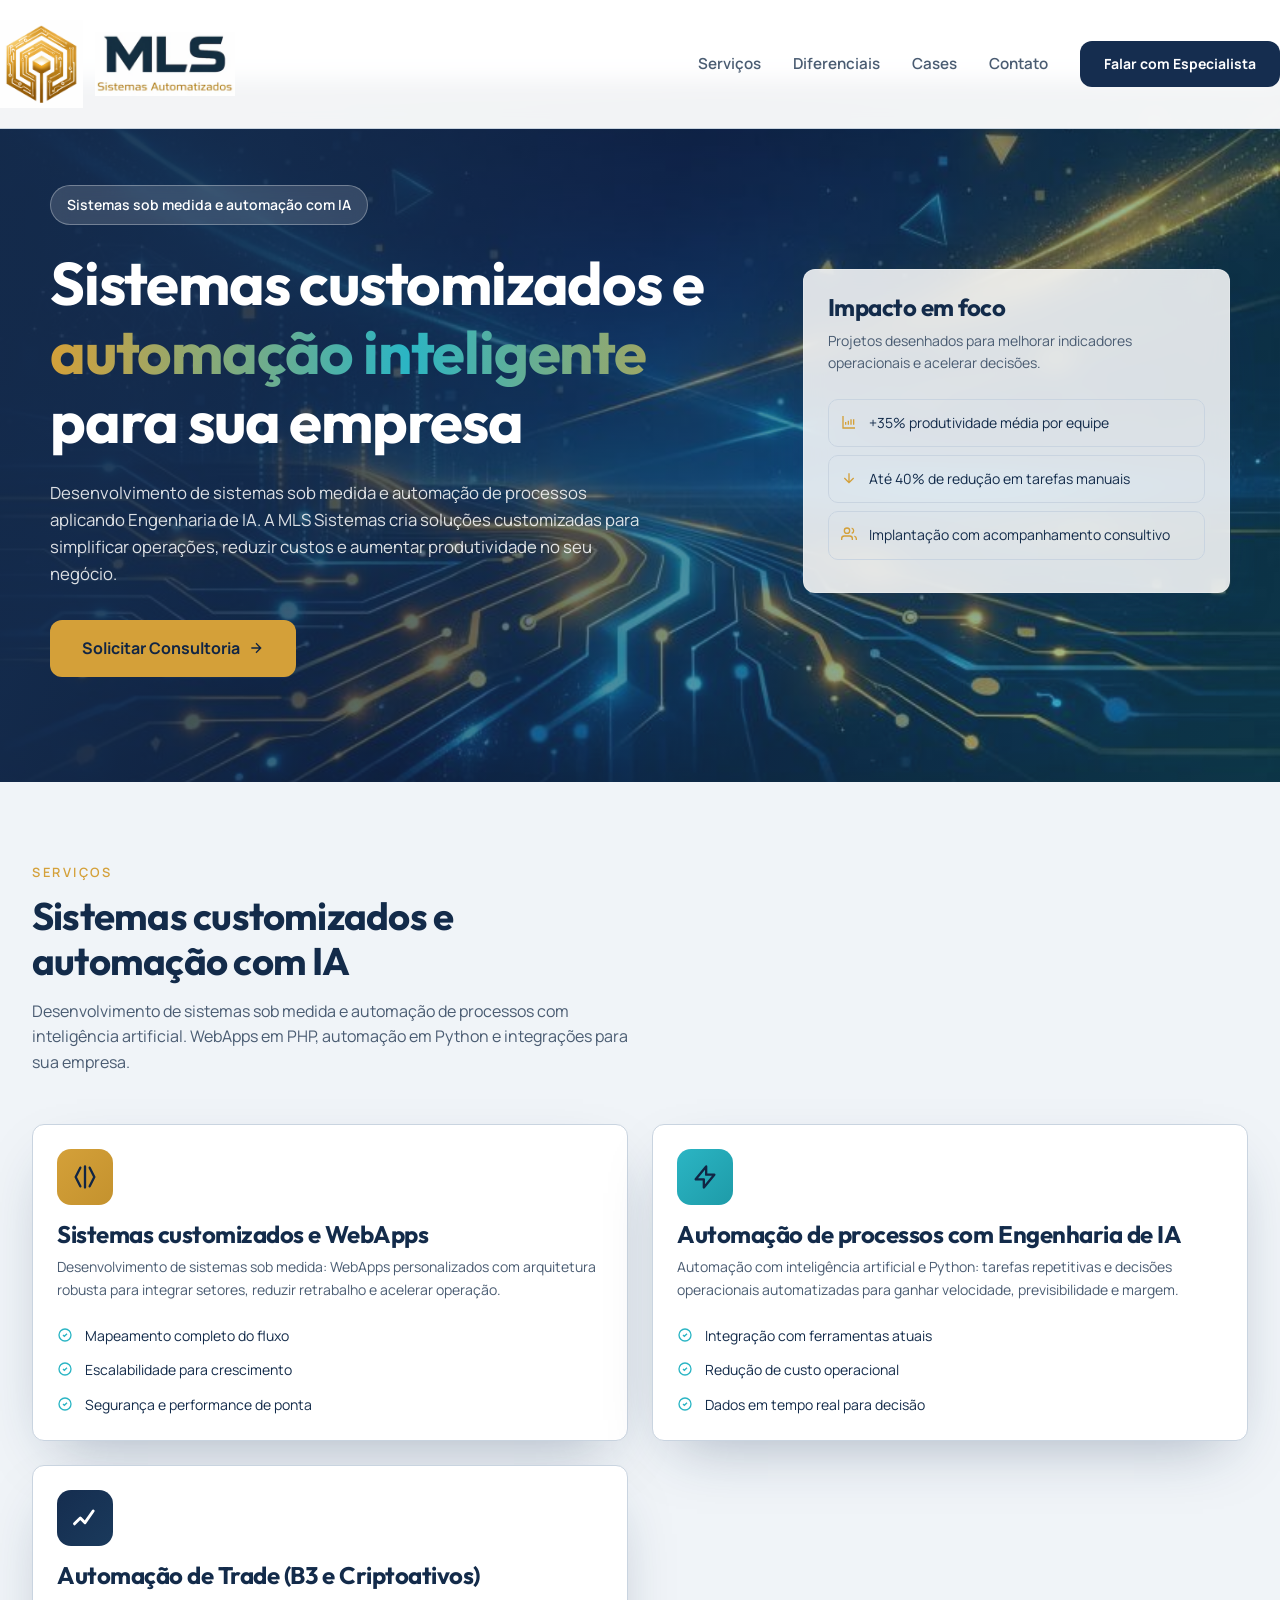
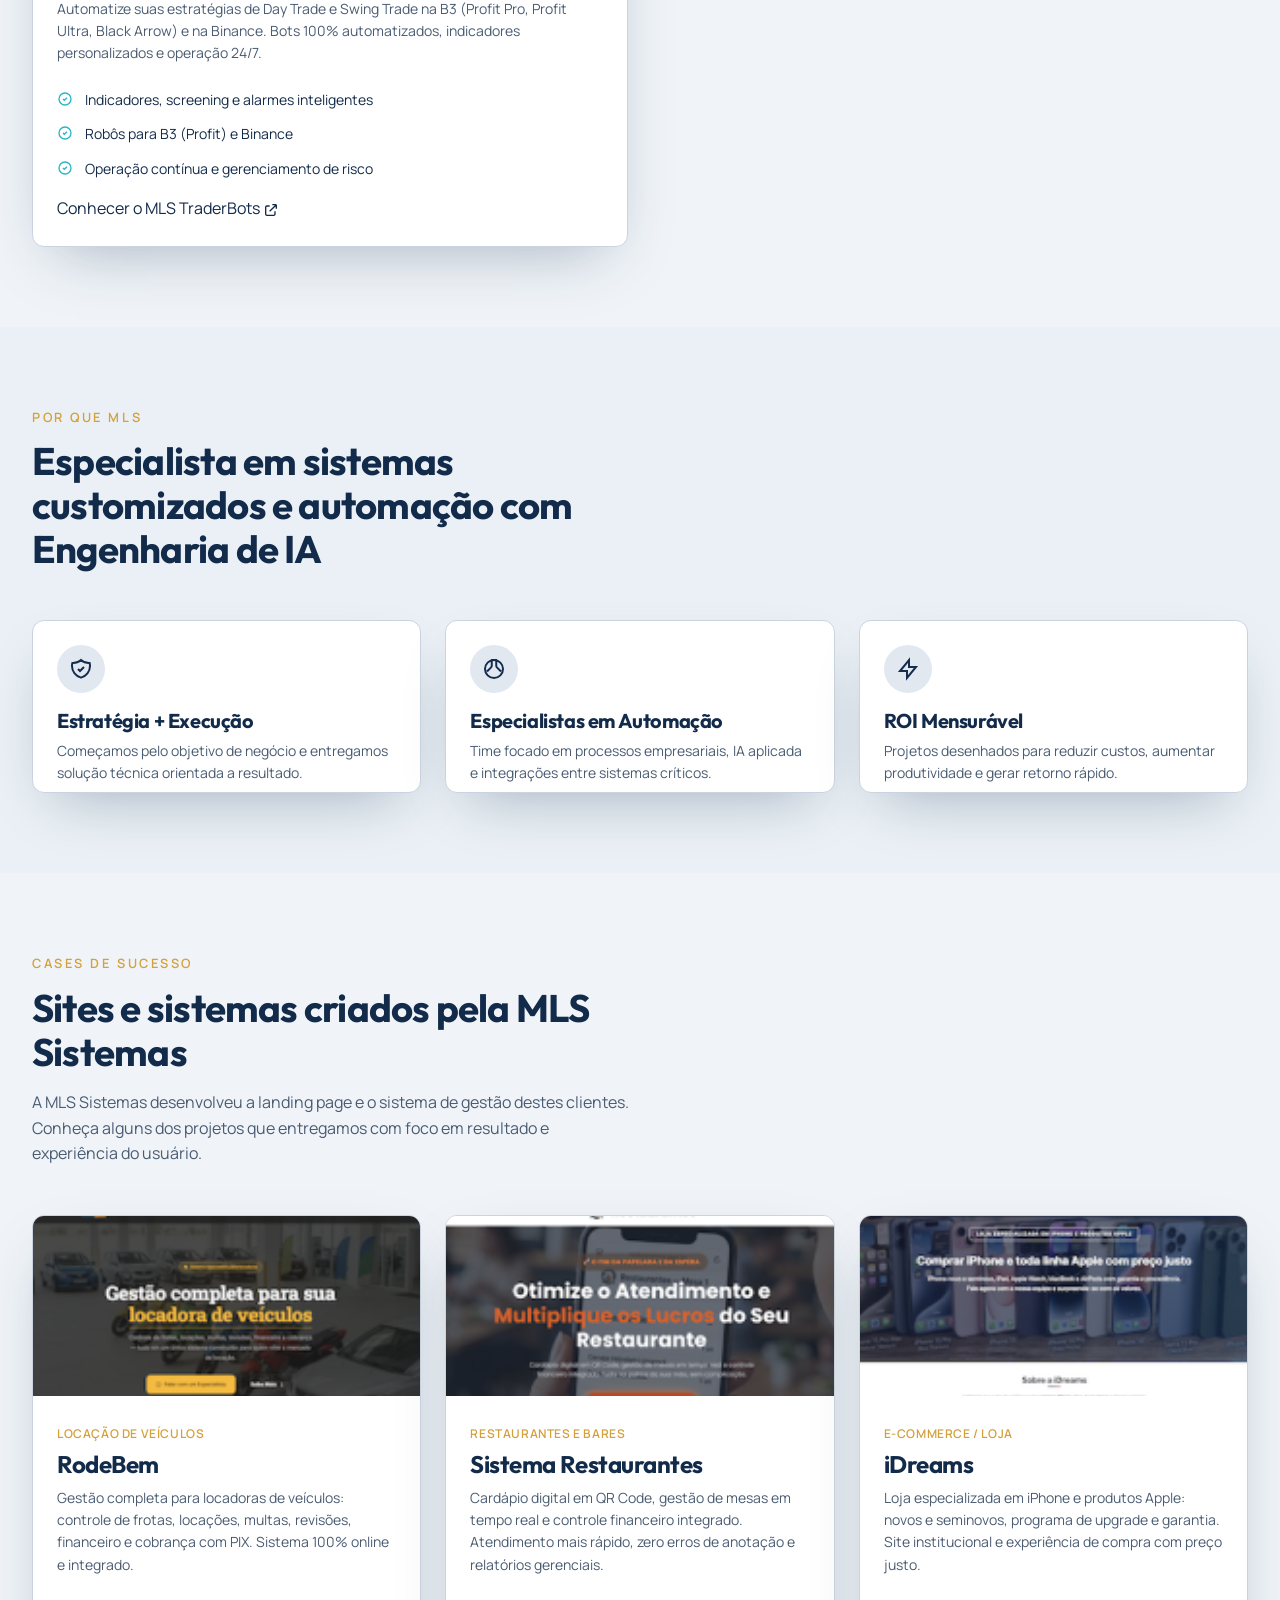
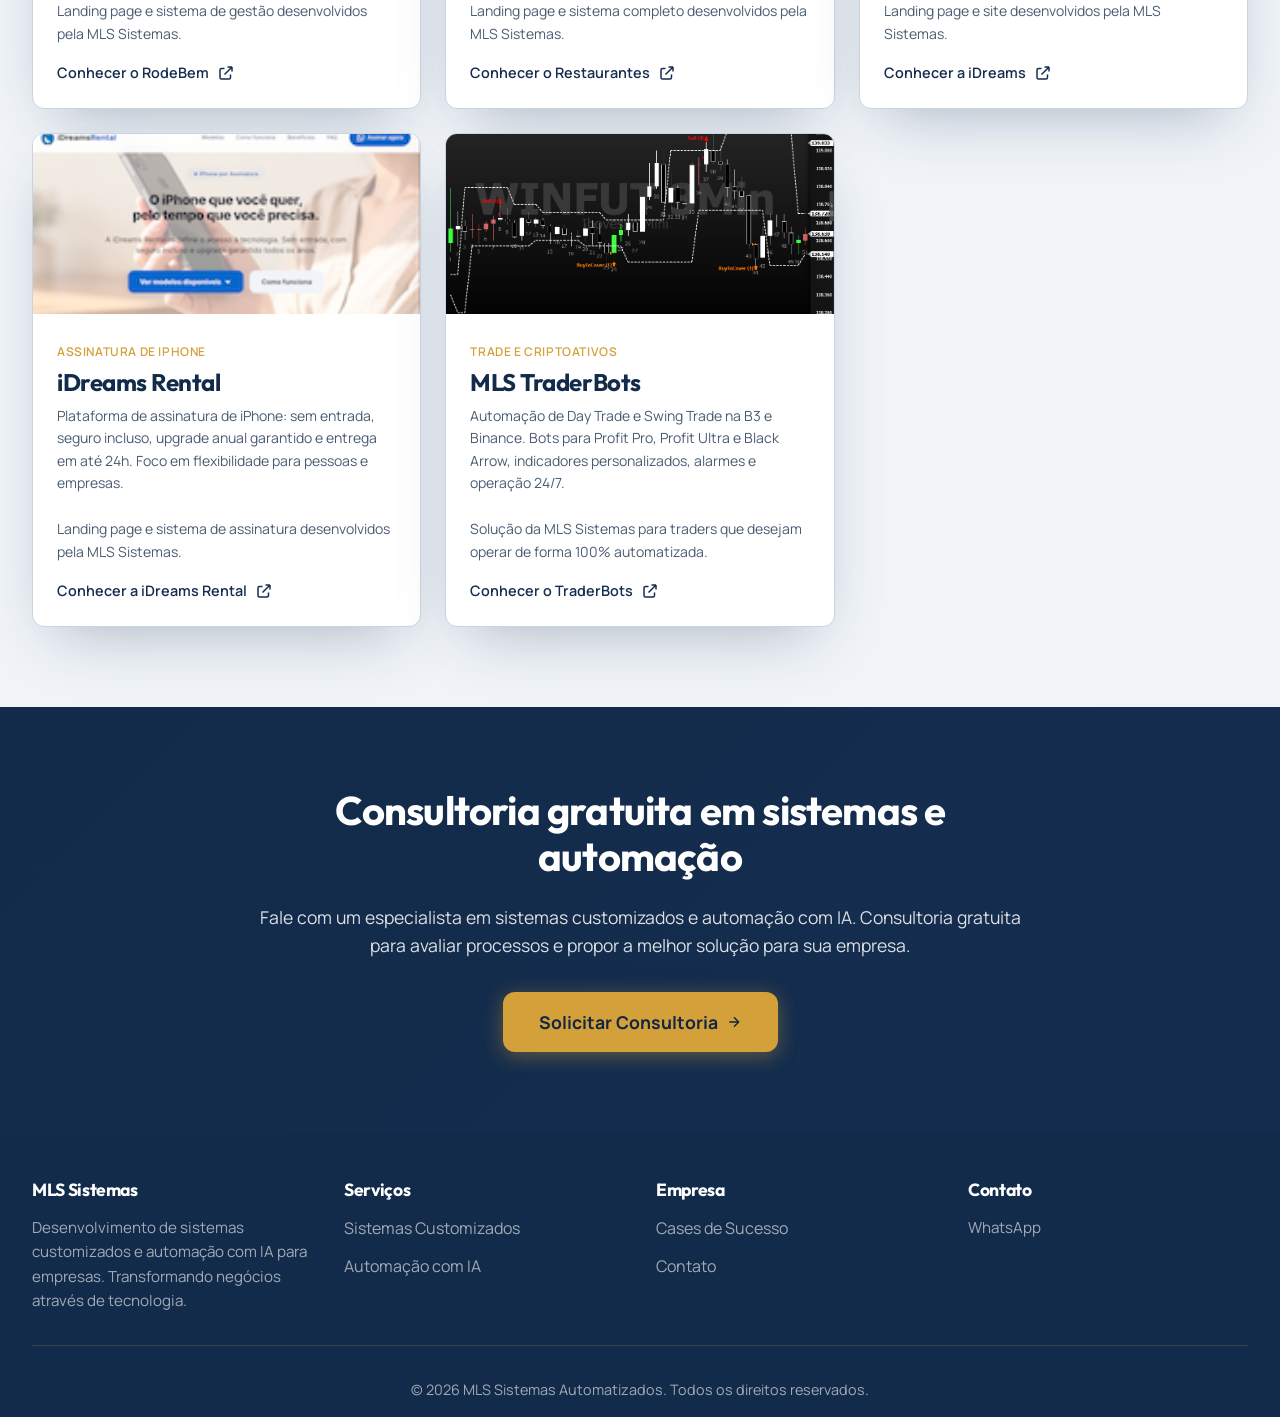
<file: index.html>
<!DOCTYPE html>
<html lang="pt-BR">
<head>
  <meta charset="UTF-8" />
  <meta name="viewport" content="width=device-width, initial-scale=1.0" />
  <!-- Google tag (gtag.js) -->
  <script async src="https://www.googletagmanager.com/gtag/js?id=G-KW3VL12VJ5"></script>
  <script>
    window.dataLayer = window.dataLayer || [];
    function gtag(){dataLayer.push(arguments);}
    gtag('js', new Date());
    gtag('config', 'G-KW3VL12VJ5');
  </script>
  <!-- Evitar cache da página: forçar recarga no mobile e sempre buscar HTML atualizado -->
  <meta http-equiv="Cache-Control" content="no-cache, no-store, must-revalidate, max-age=0" />
  <meta http-equiv="Pragma" content="no-cache" />
  <meta http-equiv="Expires" content="0" />
  <!-- Versão dos assets: altere o valor em todos os ?v= ao publicar (ex: 20250314) para forçar atualização -->
  <title>Sistemas Customizados e Automação com IA para Empresas | MLS Sistemas</title>
  <meta name="description" content="Sistemas sob medida e automação aplicando Engenharia de IA. Desenvolvimento de sistemas customizados e automação de processos para sua empresa. Consultoria gratuita." />
  <meta name="keywords" content="sistemas customizados, automação com IA, automação inteligente, desenvolvimento de sistemas, sistemas sob medida, automação de processos, PHP, Python, WebApps, inteligência artificial empresas" />
  <meta name="author" content="MLS Sistemas Automatizados" />
  <meta name="robots" content="index, follow" />
  <!-- Quando publicar, adicione: <link rel="canonical" href="https://mlssistemas.com.br/" /> e use URLs absolutas em og:url e og:image -->
  <link rel="sitemap" type="application/xml" title="Sitemap" href="https://mlssistemas.com.br/sitemap.xml" />
  <meta property="og:title" content="Sistemas Customizados e Automação com IA | MLS Sistemas" />
  <meta property="og:description" content="Sistemas sob medida e automação com IA. Desenvolvimento e automação de processos para empresas. Consultoria gratuita." />
  <meta property="og:type" content="website" />
  <meta property="og:image" content="assets/img/mls-sistemas-logo.png?v=20250313" />
  <meta property="og:locale" content="pt_BR" />
  <meta property="og:site_name" content="MLS Sistemas Automatizados" />
  <meta name="twitter:card" content="summary_large_image" />
  <meta name="twitter:title" content="Sistemas Customizados e Automação com IA | MLS Sistemas" />
  <meta name="twitter:description" content="Sistemas sob medida e automação com IA para empresas. Consultoria gratuita." />
  <link rel="icon" href="favicon.ico?v=20250313" />
  <link rel="preconnect" href="https://fonts.googleapis.com" />
  <link rel="preconnect" href="https://fonts.gstatic.com" crossorigin />
  <!-- Fontes: preload + stylesheet no head para encurtar a cadeia crítica (evitar esperar script) -->
  <link rel="preload" href="https://fonts.googleapis.com/css2?family=Manrope:wght@400;500;600;700;800&family=Outfit:wght@500;600;700;800&display=swap" as="style" />
  <link rel="stylesheet" href="https://fonts.googleapis.com/css2?family=Manrope:wght@400;500;600;700;800&family=Outfit:wght@500;600;700;800&display=swap" />
  <style>
    *, *::before, *::after { box-sizing: border-box; margin: 0; padding: 0; }

    :root {
      --bg: #f0f4f8;
      --fg: #132b4a;
      --card: #ffffff;
      --card-fg: #132b4a;
      --primary: #152d4f;
      --primary-fg: #ffffff;
      --secondary: #d4a039;
      --secondary-fg: #112544;
      --muted: #e2e8f0;
      --muted-fg: #4a5c72;
      --accent: #2bb5c4;
      --accent-fg: #112544;
      --border: #c9d4e0;
      --gold: #d4a039;
      --cyan: #2bb5c4;
      --navy: #152d4f;
      --radius: 0.75rem;
      --shadow: 0 24px 60px -24px rgba(21,45,79,0.35);
      --font-display: 'Outfit', system-ui, sans-serif;
      --font-body: 'Manrope', system-ui, sans-serif;
    }

    html { scroll-behavior: smooth; scroll-padding-top: 6rem; }
    body { font-family: var(--font-body); background: var(--bg); color: var(--fg); -webkit-font-smoothing: antialiased; line-height: 1.6; opacity: 0; transition: opacity 1s ease-out; }
    body.page-loaded { opacity: 1; }
    h1,h2,h3,h4,h5,h6 { font-family: var(--font-display); letter-spacing: -0.02em; line-height: 1.15; }
    a { text-decoration: none; color: inherit; }
    img { max-width: 100%; display: block; }

    .container { max-width: 1400px; margin: 0 auto; padding: 0 2rem; }

    /* NAVBAR (igual ao index.html) */
    .navbar { position: fixed; top: 0; width: 100%; background: rgba(255,255,255,0.95); backdrop-filter: blur(10px); z-index: 1000; border-bottom: 1px solid var(--border); }
    .navbar-content { display: flex; align-items: center; justify-content: space-between; padding: 0.75rem 0; }
    .navbar-brand { display: flex; align-items: center; gap: 0.75rem; text-decoration: none; color: inherit; }
    .logo-image { height: 4.5rem; width: auto; object-fit: contain; }
    .logo-texto-image { height: 3rem; width: auto; object-fit: contain; }
    .navbar-menu { display: none; gap: 2rem; }
    .nav-cta { display: none; }
    .menu-toggle { display: flex; flex-direction: column; justify-content: center; gap: 5px; width: 44px; height: 44px; padding: 10px; background: transparent; border: none; cursor: pointer; z-index: 1001; transition: all 0.2s; }
    .menu-toggle .menu-toggle-bar { display: block; width: 22px; height: 2px; background: var(--fg); border-radius: 2px; transition: all 0.2s; }
    .menu-toggle[aria-expanded="true"] .menu-toggle-bar:nth-child(1) { transform: translateY(7px) rotate(45deg); }
    .menu-toggle[aria-expanded="true"] .menu-toggle-bar:nth-child(2) { opacity: 0; }
    .menu-toggle[aria-expanded="true"] .menu-toggle-bar:nth-child(3) { transform: translateY(-7px) rotate(-45deg); }
    .menu-toggle:hover { opacity: 0.8; }
    .nav-link { font-size: 0.95rem; font-weight: 600; color: var(--muted-fg); }
    .nav-link:hover { color: var(--primary); }
    .btn { display: inline-flex; align-items: center; gap: 0.5rem; padding: 0.75rem 1.5rem; border-radius: var(--radius); font-family: var(--font-body); font-weight: 700; font-size: 0.875rem; cursor: pointer; border: none; transition: all 0.2s; }
    .btn-primary { background: var(--primary); color: var(--primary-fg); }
    .btn-primary:hover { opacity: 0.9; }
    .btn-secondary { background: var(--secondary); color: var(--secondary-fg); }
    .btn-secondary:hover { opacity: 0.9; }
    .btn-outline { background: rgba(255,255,255,0.1); color: var(--primary-fg); border: 1px solid rgba(255,255,255,0.5); }
    .btn-outline:hover { background: rgba(255,255,255,0.2); }
    .btn-lg { padding: 1rem 2rem; font-size: 1rem; }
    .btn-full { width: 100%; justify-content: center; }

    @media (min-width: 768px) {
      .menu-toggle { display: none; }
      .navbar-menu { display: flex; align-items: center; }
    }
    @media (max-width: 767px) {
      .navbar-menu { display: flex; position: fixed; top: 0; right: 0; width: min(300px, 85vw); height: 100vh; background: var(--card); flex-direction: column; justify-content: center; align-items: center; gap: 1.5rem; box-shadow: -4px 0 24px rgba(0,0,0,0.12); padding: 5rem 1.5rem 2rem; transform: translateX(100%); transition: transform 0.3s ease; z-index: 1000; }
      .navbar-menu.is-open { transform: translateX(0); }
      .navbar-menu .nav-link { font-size: 1.1rem; padding: 0.5rem 1rem; min-height: 44px; display: inline-flex; align-items: center; border-radius: 0.5rem; }
      .nav-cta { display: inline-flex; margin-top: 0.5rem; }
    }
    .nav-overlay { position: fixed; inset: 0; background: rgba(19,43,74,0.4); z-index: 999; opacity: 0; pointer-events: none; transition: opacity 0.3s ease; }
    .nav-overlay.is-visible { opacity: 1; pointer-events: auto; }
    section[id] { scroll-margin-top: 6rem; }

    /* HERO */
    .hero { position: relative; overflow: hidden; min-height: 78vh; display: flex; align-items: center; margin-top: 5rem; }
    .hero-bg { position: absolute; inset: 0; width: 100%; height: 100%; object-fit: cover; z-index: -2; }
    .hero-overlay { position: absolute; inset: 0; z-index: -1; background: linear-gradient(115deg, rgba(21,45,79,0.92) 18%, rgba(21,45,79,0.65) 45%, rgba(43,181,196,0.28) 100%); }
    .hero-grid { display: grid; grid-template-columns: 1.25fr 0.75fr; gap: 2.5rem; align-items: center; padding: 5rem 0; }
    .hero-content { color: var(--primary-fg); }
    .hero-badge { display: inline-flex; padding: 0.5rem 1rem; border-radius: 999px; border: 1px solid rgba(255,255,255,0.3); background: rgba(255,255,255,0.15); font-size: 0.875rem; font-weight: 600; backdrop-filter: blur(8px); margin-bottom: 1.5rem; }
    .hero-title { font-size: clamp(2.25rem, 5vw, 3.75rem); max-width: 720px; margin-bottom: 1.5rem; }
    .hero-title span { display: block; background: linear-gradient(90deg, var(--gold), var(--cyan), var(--gold)); -webkit-background-clip: text; -webkit-text-fill-color: transparent; background-clip: text; }
    .hero-desc { max-width: 600px; font-size: 1.05rem; color: rgba(255,255,255,0.85); margin-bottom: 2rem; }
    .hero-actions { display: flex; flex-wrap: wrap; gap: 1rem; }

    /* CARD */
    .card { background: var(--card); border: 1px solid var(--border); border-radius: var(--radius); overflow: hidden; box-shadow: var(--shadow); }
    .card-header { padding: 1.5rem 1.5rem 0.5rem; }
    .card-title { font-size: 1.5rem; margin-bottom: 0.5rem; }
    .card-desc { color: var(--muted-fg); font-size: 0.875rem; }
    .card-body { padding: 1rem 1.5rem 1.5rem; }

    .hero-card { background: rgba(255,255,255,0.85); backdrop-filter: blur(12px); border: 1px solid rgba(255,255,255,0.2); }
    .impact-item { display: flex; align-items: flex-start; gap: 0.75rem; padding: 0.75rem; border: 1px solid var(--border); border-radius: calc(var(--radius) - 2px); font-size: 0.875rem; margin-bottom: 0.5rem; }
    .impact-item svg { flex-shrink: 0; color: var(--gold); margin-top: 2px; }

    /* SECTIONS */
    .section { padding: 5rem 0; }
    .section-alt { background: rgba(226,232,240,0.4); }
    .section-label { font-size: 0.8rem; font-weight: 600; text-transform: uppercase; letter-spacing: 0.2em; color: var(--gold); margin-bottom: 0.75rem; }
    .section-title { font-size: clamp(1.75rem, 3vw, 2.5rem); max-width: 600px; margin-bottom: 1rem; }
    .section-desc { color: var(--muted-fg); max-width: 600px; }
    .section-header { margin-bottom: 3rem; }

    /* SERVICES */
    .services-grid { display: grid; grid-template-columns: repeat(2, 1fr); gap: 1.5rem; }
    .service-card .card-title { font-size: 1.5rem; }
    .service-list { list-style: none; display: flex; flex-direction: column; gap: 0.75rem; font-size: 0.875rem; }
    .service-list li { display: flex; align-items: flex-start; gap: 0.75rem; }
    .service-list svg { flex-shrink: 0; color: var(--cyan); margin-top: 2px; }

    /* DIFFERENTIATORS */
    .diff-grid { display: grid; grid-template-columns: repeat(3, 1fr); gap: 1.5rem; }
    .diff-icon { width: 48px; height: 48px; border-radius: 50%; background: var(--muted); display: flex; align-items: center; justify-content: center; margin-bottom: 1rem; color: var(--navy); }

    /* CASES */
    .cases-grid { display: grid; grid-template-columns: repeat(3, 1fr); gap: 1.5rem; }
    .case-card { display: flex; flex-direction: column; height: 100%; }
    .case-thumb { display: block; width: 100%; height: 180px; object-fit: cover; background: var(--muted); }
    .case-card .card-body { flex: 1; display: flex; flex-direction: column; }
    .case-card .case-link { display: inline-flex; align-items: center; gap: 0.5rem; margin-top: auto; font-weight: 600; color: var(--primary); font-size: 0.9rem; }
    .case-card .case-link:hover { color: var(--accent); }
    .case-card .case-link svg { width: 18px; height: 18px; }
    .case-badge { display: inline-block; font-size: 0.75rem; font-weight: 600; text-transform: uppercase; letter-spacing: 0.05em; color: var(--gold); margin-bottom: 0.5rem; }

    @media (max-width: 1024px) {
      .cases-grid { grid-template-columns: 1fr; }
    }

    /* CONTACT */
    .contact-grid { display: grid; grid-template-columns: 1fr 1.1fr; gap: 2rem; }
    .contact-info { display: flex; flex-direction: column; gap: 0.75rem; font-size: 0.875rem; margin-bottom: 1.5rem; }
    .contact-info p { display: flex; align-items: center; gap: 0.5rem; }
    .contact-info svg { color: var(--gold); flex-shrink: 0; }

    .form-grid { display: grid; grid-template-columns: 1fr 1fr; gap: 1rem; }
    .form-group { display: flex; flex-direction: column; gap: 0.375rem; }
    .form-group.full { grid-column: span 2; }
    .form-label { font-size: 0.875rem; font-weight: 500; }
    .form-input, .form-textarea { padding: 0.625rem 0.875rem; border: 1px solid var(--border); border-radius: calc(var(--radius) - 2px); font-family: var(--font-body); font-size: 0.875rem; background: var(--bg); color: var(--fg); outline: none; transition: border-color 0.2s; }
    .form-input:focus, .form-textarea:focus { border-color: var(--primary); }
    .form-textarea { min-height: 80px; resize: vertical; }
    .form-submit { grid-column: span 2; margin-top: 0.5rem; }

    /* CTA Section */
    .cta { background: linear-gradient(135deg, var(--fg) 0%, var(--navy) 100%); color: white; padding: 5rem 0; }
    .cta-content { text-align: center; max-width: 800px; margin: 0 auto; }
    .cta-content h2 { font-size: 2.5rem; margin-bottom: 1.5rem; color: white; }
    .cta-content p { font-size: 1.1rem; margin-bottom: 2rem; color: rgba(255,255,255,0.85); }
    .cta-buttons { display: flex; flex-wrap: wrap; gap: 1rem; justify-content: center; }
    .cta-buttons .btn {
      background: var(--secondary);
      color: var(--secondary-fg);
      padding: 1rem 2.25rem;
      font-size: 1.1rem;
      font-weight: 700;
      box-shadow: 0 4px 20px rgba(212, 160, 57, 0.4);
      border: none;
      transition: background 0.2s, box-shadow 0.2s, transform 0.2s;
    }
    .cta-buttons .btn:hover {
      background: #e0a82e;
      box-shadow: 0 6px 28px rgba(212, 160, 57, 0.5);
      transform: translateY(-2px);
    }
    @media (max-width: 768px) {
      .cta-content h2 { font-size: 2rem; }
      .cta-buttons .btn { width: 100%; justify-content: center; }
    }
    /* Footer */
    .footer { background: var(--fg); color: white; padding: 3rem 0 1rem; }
    .footer-grid { display: grid; grid-template-columns: repeat(auto-fit, minmax(200px, 1fr)); gap: 2rem; margin-bottom: 2rem; }
    .footer-column h4 { font-size: 1.1rem; margin-bottom: 1rem; color: white; }
    .footer-column p { color: rgba(255,255,255,0.6); font-size: 0.95rem; line-height: 1.6; }
    .footer-column ul { list-style: none; }
    .footer-column ul li { margin-bottom: 0.75rem; }
    .footer-column a { color: rgba(255,255,255,0.6); }
    .footer-column a:hover { color: var(--secondary); }
    .footer-bottom { border-top: 1px solid rgba(212,175,55,0.2); padding-top: 2rem; text-align: center; color: rgba(255,255,255,0.6); font-size: 0.9rem; }

    /* SVG inline icons */
    .icon { width: 16px; height: 16px; display: inline-block; vertical-align: middle; flex-shrink: 0; }
    .icon-lg { width: 24px; height: 24px; }
    .icon-xl { width: 48px; height: 48px; }

    /* Ícone destaque nos cards de serviço */
    .service-icon-wrap { width: 56px; height: 56px; border-radius: 14px; display: flex; align-items: center; justify-content: center; margin-bottom: 1rem; }
    .service-card:nth-child(1) .service-icon-wrap { background: linear-gradient(135deg, var(--secondary) 0%, #c4922e 100%); color: var(--secondary-fg); }
    .service-card:nth-child(2) .service-icon-wrap { background: linear-gradient(135deg, var(--accent) 0%, #1e9ba8 100%); color: var(--accent-fg); }
    .service-card:nth-child(3) .service-icon-wrap { background: linear-gradient(135deg, var(--primary) 0%, #1a3a5c 100%); color: var(--primary-fg); }
    .service-icon-wrap .icon-xl { width: 28px; height: 28px; }

    /* Animações – movimento visível em todo o site */
    @keyframes iconFloat {
      0%, 100% { transform: translateY(0); }
      50% { transform: translateY(-12px); }
    }
    @keyframes iconPulse {
      0%, 100% { opacity: 1; transform: scale(1); }
      50% { opacity: 0.9; transform: scale(1.18); }
    }
    @keyframes badgeGlow {
      0%, 100% { box-shadow: 0 0 0 0 rgba(255,255,255,0.2); }
      50% { box-shadow: 0 0 20px 4px rgba(255,255,255,0.25); }
    }
    @keyframes cardFloat {
      0%, 100% { transform: translateY(0); }
      50% { transform: translateY(-8px); }
    }
    @keyframes ctaButtonPulse {
      0%, 100% { box-shadow: 0 4px 20px rgba(212, 160, 57, 0.4); }
      50% { box-shadow: 0 6px 28px rgba(212, 160, 57, 0.55); }
    }
    /* Hero: badge e card com movimento */
    .hero-badge { animation: badgeGlow 3s ease-in-out infinite; }
    .hero-card { animation: cardFloat 5s ease-in-out infinite; }
    /* Ícones dos diferenciais – flutuação bem visível */
    .diff-icon { animation: iconFloat 2.8s ease-in-out infinite; }
    .diff-icon:hover { animation: iconPulse 0.8s ease-in-out 3; }
    /* Ícones dos serviços – flutuação */
    .service-icon-wrap { animation: iconFloat 3.2s ease-in-out infinite; }
    .service-card:nth-child(2) .service-icon-wrap { animation-delay: 0.6s; }
    .service-card:hover .service-icon-wrap { animation: iconPulse 1s ease-in-out 2; }
    /* Itens de impacto no hero – pulso em sequência */
    .impact-item svg { animation: iconPulse 2.2s ease-in-out infinite; }
    .impact-item:nth-child(1) svg { animation-delay: 0s; }
    .impact-item:nth-child(2) svg { animation-delay: 0.35s; }
    .impact-item:nth-child(3) svg { animation-delay: 0.7s; }
    /* Cards de serviço, diferenciais e cases – levantam no hover */
    .service-card, .diff-grid .card, .case-card { transition: transform 0.35s ease, box-shadow 0.35s ease; }
    .service-card:hover, .diff-grid .card:hover, .case-card:hover { transform: translateY(-10px); box-shadow: 0 20px 40px -15px rgba(21,45,79,0.25); }
    /* Lista de serviços – ícone cresce no hover */
    .service-list svg { transition: transform 0.3s ease; }
    .service-list li:hover svg { transform: scale(1.25); }
    /* Botão CTA – seta se move e botão pulsa levemente */
    .cta-buttons .btn { animation: ctaButtonPulse 2.5s ease-in-out infinite; }
    .icon-arrow-cta { transition: transform 0.3s ease; }
    .cta-buttons .btn:hover .icon-arrow-cta { transform: translateX(6px); }
    .cta-buttons .btn:hover { animation: none; }
    /* Botões do hero – leve movimento no hover */
    .hero-actions .btn { transition: transform 0.25s ease; }
    .hero-actions .btn:hover { transform: translateY(-3px); }
    @media (prefers-reduced-motion: reduce) {
      body { opacity: 1; transition: none; }
      .hero-badge, .hero-card, .diff-icon, .service-icon-wrap, .impact-item svg, .cta-buttons .btn { animation: none; }
      .service-card:hover .service-icon-wrap { animation: none; }
    }

    /* RESPONSIVE */
    @media (min-width: 640px) {
      .logo-image { height: 5rem; }
      .logo-texto-image { height: 3.5rem; }
    }
    @media (min-width: 1024px) {
      .navbar-content { padding: 1.25rem 0; }
      .logo-image { height: 5.5rem; }
      .logo-texto-image { height: 4rem; }
    }
    @media (max-width: 1024px) {
      .hero-grid { grid-template-columns: 1fr; }
      .hero-card-wrap { display: none; }
      .services-grid { grid-template-columns: 1fr; }
      .diff-grid { grid-template-columns: 1fr 1fr; }
      .contact-grid { grid-template-columns: 1fr; }
    }
    @media (max-width: 768px) {
      .diff-grid { grid-template-columns: 1fr; }
      .form-grid { grid-template-columns: 1fr; }
      .form-group.full, .form-submit { grid-column: span 1; }
      .footer-inner { flex-direction: column; gap: 1rem; text-align: center; }
      .container { padding: 0 1.25rem; }
    }
  </style>
  <script type="application/ld+json">
  {
    "@context": "https://schema.org",
    "@type": "Organization",
    "name": "MLS Sistemas Automatizados",
    "url": "https://mlssistemas.com.br",
    "logo": "https://mlssistemas.com.br/assets/img/mls-sistemas-logo.png",
    "description": "Desenvolvimento de sistemas customizados e automação com inteligência artificial para empresas.",
    "contactPoint": {
      "@type": "ContactPoint",
      "telephone": "+55-11-99362-1054",
      "contactType": "customer service",
      "areaServed": "BR",
      "availableLanguage": "Portuguese",
      "contactOption": "WhatsApp"
    },
    "sameAs": []
  }
  </script>
  <script type="application/ld+json">
  {
    "@context": "https://schema.org",
    "@type": "ProfessionalService",
    "name": "MLS Sistemas Automatizados",
    "description": "Sistemas customizados e automação aplicando Engenharia de IA para empresas. Desenvolvimento de WebApps sob medida e automação de processos.",
    "url": "https://mlssistemas.com.br",
    "serviceType": ["Sistemas Customizados", "Automação com IA", "Desenvolvimento de Software"],
    "areaServed": { "@type": "Country", "name": "Brasil" }
  }
  </script>
</head>
<body>

  <script>
    document.addEventListener('DOMContentLoaded', function() { document.body.classList.add('page-loaded'); });
  </script>

  <!-- NAVBAR (igual ao index.html) -->
  <nav class="navbar" aria-label="Navegação principal">
    <div class="container navbar-content">
      <a href="#inicio" class="navbar-brand" aria-label="MLS Sistemas - Página inicial">
        <img src="assets/img/mls-sistemas-logo.png?v=20250313" alt="Logo MLS Sistemas - Sistemas customizados e automação com IA" class="logo-image" />
        <img src="assets/img/mls-sistemas-texto.png?v=20250313" alt="MLS Sistemas Automatizados" class="logo-texto-image" />
      </a>
      <button type="button" class="menu-toggle" aria-label="Abrir menu" aria-expanded="false" aria-controls="navbar-menu">
        <span class="menu-toggle-bar"></span>
        <span class="menu-toggle-bar"></span>
        <span class="menu-toggle-bar"></span>
      </button>
      <div id="navbar-menu" class="navbar-menu" role="navigation" aria-label="Menu de navegação">
        <a href="#servicos" class="nav-link">Serviços</a>
        <a href="#diferenciais" class="nav-link">Diferenciais</a>
        <a href="#cases" class="nav-link">Cases</a>
        <a href="#contato" class="nav-link">Contato</a>
        <a href="https://wa.me/5511993621054?text=Quero%20falar%20com%20um%20especialista%20da%20MLS%20Sistemas" target="_blank" rel="noopener noreferrer" class="btn btn-primary btn-sm nav-cta">Falar com Especialista</a>
      </div>
    </div>
  </nav>

  <main id="main-content" role="main">
    <!-- HERO -->
    <section id="inicio" class="hero">
      <img src="assets/img/mls-hero-bg.jpg?v=20250313" alt="Sistemas customizados e automação com inteligência artificial para empresas" class="hero-bg" loading="eager" fetchpriority="high" />
      <div class="hero-overlay" aria-hidden="true"></div>
      <div class="container hero-grid">
        <div class="hero-content">
          <p class="hero-badge">Sistemas sob medida e automação com IA</p>
          <h1 class="hero-title">
            Sistemas customizados e
            <span>automação inteligente</span> para sua empresa
          </h1>
          <p class="hero-desc">
            Desenvolvimento de sistemas sob medida e automação de processos aplicando Engenharia de IA. A MLS Sistemas cria soluções customizadas para simplificar operações, reduzir custos e aumentar produtividade no seu negócio.
          </p>
          <div class="hero-actions">
            <a href="https://wa.me/5511993621054?text=Quero%20falar%20com%20um%20especialista%20da%20MLS%20Sistemas" target="_blank" rel="noreferrer" class="btn btn-secondary btn-lg">
              Solicitar Consultoria
              <svg class="icon" fill="none" stroke="currentColor" stroke-width="2" viewBox="0 0 24 24"><path d="M5 12h14M12 5l7 7-7 7"/></svg>
            </a>
          </div>
        </div>
        <div class="hero-card-wrap">
          <div class="card hero-card">
            <div class="card-header">
              <h2 class="card-title">Impacto em foco</h2>
              <p class="card-desc">Projetos desenhados para melhorar indicadores operacionais e acelerar decisões.</p>
            </div>
            <div class="card-body">
              <div class="impact-item">
                <svg class="icon" fill="none" stroke="currentColor" stroke-width="2" viewBox="0 0 24 24" aria-hidden="true"><path d="M3 3v18h18M7 16v-4M11 16v-6M15 16v-8M19 16V8"/></svg>
                <span>+35% produtividade média por equipe</span>
              </div>
              <div class="impact-item">
                <svg class="icon" fill="none" stroke="currentColor" stroke-width="2" viewBox="0 0 24 24" aria-hidden="true"><path d="M12 5v14M19 12l-7 7-7-7"/></svg>
                <span>Até 40% de redução em tarefas manuais</span>
              </div>
              <div class="impact-item">
                <svg class="icon" fill="none" stroke="currentColor" stroke-width="2" viewBox="0 0 24 24" aria-hidden="true"><path d="M17 21v-2a4 4 0 00-4-4H5a4 4 0 00-4 4v2M9 11a4 4 0 100-8 4 4 0 000 8zM23 21v-2a4 4 0 00-3-3.87M16 3.13a4 4 0 010 7.75"/></svg>
                <span>Implantação com acompanhamento consultivo</span>
              </div>
            </div>
          </div>
        </div>
      </div>
    </section>

    <!-- SERVIÇOS -->
    <section id="servicos" class="section">
      <div class="container">
        <div class="section-header">
          <p class="section-label">Serviços</p>
          <h2 class="section-title">Sistemas customizados e automação com IA</h2>
          <p class="section-desc">Desenvolvimento de sistemas sob medida e automação de processos com inteligência artificial. WebApps em PHP, automação em Python e integrações para sua empresa.</p>
        </div>
        <div class="services-grid">
          <!-- Service 1 -->
          <div class="card service-card">
            <div class="card-header">
              <div class="service-icon-wrap" aria-hidden="true">
                <svg class="icon-xl" fill="none" stroke="currentColor" stroke-width="2" stroke-linecap="round" stroke-linejoin="round" viewBox="0 0 24 24"><path d="M8 4l-4 8 4 8M16 4l4 8-4 8M12 3v18"/></svg>
              </div>
              <h3 class="card-title">Sistemas customizados e WebApps</h3>
              <p class="card-desc">Desenvolvimento de sistemas sob medida: WebApps personalizados com arquitetura robusta para integrar setores, reduzir retrabalho e acelerar operação.</p>
            </div>
            <div class="card-body">
              <ul class="service-list">
                <li>
                  <svg class="icon" fill="none" stroke="currentColor" stroke-width="2" viewBox="0 0 24 24"><path d="M9 12l2 2 4-4m6 2a9 9 0 11-18 0 9 9 0 0118 0z"/></svg>
                  <span>Mapeamento completo do fluxo</span>
                </li>
                <li>
                  <svg class="icon" fill="none" stroke="currentColor" stroke-width="2" viewBox="0 0 24 24"><path d="M9 12l2 2 4-4m6 2a9 9 0 11-18 0 9 9 0 0118 0z"/></svg>
                  <span>Escalabilidade para crescimento</span>
                </li>
                <li>
                  <svg class="icon" fill="none" stroke="currentColor" stroke-width="2" viewBox="0 0 24 24"><path d="M9 12l2 2 4-4m6 2a9 9 0 11-18 0 9 9 0 0118 0z"/></svg>
                  <span>Segurança e performance de ponta</span>
                </li>
              </ul>
            </div>
          </div>
          <!-- Service 2 -->
          <div class="card service-card">
            <div class="card-header">
              <div class="service-icon-wrap" aria-hidden="true">
                <svg class="icon-xl" fill="none" stroke="currentColor" stroke-width="2" stroke-linecap="round" stroke-linejoin="round" viewBox="0 0 24 24"><path d="M13 10V3L4 14h7v7l9-11h-7z"/></svg>
              </div>
              <h3 class="card-title">Automação de processos com Engenharia de IA</h3>
              <p class="card-desc">Automação com inteligência artificial e Python: tarefas repetitivas e decisões operacionais automatizadas para ganhar velocidade, previsibilidade e margem.</p>
            </div>
            <div class="card-body">
              <ul class="service-list">
                <li>
                  <svg class="icon" fill="none" stroke="currentColor" stroke-width="2" viewBox="0 0 24 24"><path d="M9 12l2 2 4-4m6 2a9 9 0 11-18 0 9 9 0 0118 0z"/></svg>
                  <span>Integração com ferramentas atuais</span>
                </li>
                <li>
                  <svg class="icon" fill="none" stroke="currentColor" stroke-width="2" viewBox="0 0 24 24"><path d="M9 12l2 2 4-4m6 2a9 9 0 11-18 0 9 9 0 0118 0z"/></svg>
                  <span>Redução de custo operacional</span>
                </li>
                <li>
                  <svg class="icon" fill="none" stroke="currentColor" stroke-width="2" viewBox="0 0 24 24"><path d="M9 12l2 2 4-4m6 2a9 9 0 11-18 0 9 9 0 0118 0z"/></svg>
                  <span>Dados em tempo real para decisão</span>
                </li>
              </ul>
            </div>
          </div>
          <!-- Service 3: MLS TraderBots -->
          <div class="card service-card">
            <div class="card-header">
              <div class="service-icon-wrap" aria-hidden="true">
                <svg class="icon-xl" fill="none" stroke="currentColor" stroke-width="2.5" stroke-linecap="round" stroke-linejoin="round" viewBox="0 0 24 24"><path d="M3 17l5-5 4 4 7-10"/></svg>
              </div>
              <h3 class="card-title">Automação de Trade (B3 e Criptoativos)</h3>
              <p class="card-desc">Automatize suas estratégias de Day Trade e Swing Trade na B3 (Profit Pro, Profit Ultra, Black Arrow) e na Binance. Bots 100% automatizados, indicadores personalizados e operação 24/7.</p>
            </div>
            <div class="card-body">
              <ul class="service-list">
                <li>
                  <svg class="icon" fill="none" stroke="currentColor" stroke-width="2" viewBox="0 0 24 24"><path d="M9 12l2 2 4-4m6 2a9 9 0 11-18 0 9 9 0 0118 0z"/></svg>
                  <span>Indicadores, screening e alarmes inteligentes</span>
                </li>
                <li>
                  <svg class="icon" fill="none" stroke="currentColor" stroke-width="2" viewBox="0 0 24 24"><path d="M9 12l2 2 4-4m6 2a9 9 0 11-18 0 9 9 0 0118 0z"/></svg>
                  <span>Robôs para B3 (Profit) e Binance</span>
                </li>
                <li>
                  <svg class="icon" fill="none" stroke="currentColor" stroke-width="2" viewBox="0 0 24 24"><path d="M9 12l2 2 4-4m6 2a9 9 0 11-18 0 9 9 0 0118 0z"/></svg>
                  <span>Operação contínua e gerenciamento de risco</span>
                </li>
              </ul>
              <p style="margin-top:1rem;"><a href="traderbots/" target="_blank" rel="noopener noreferrer" class="case-link">Conhecer o MLS TraderBots <svg class="icon" fill="none" stroke="currentColor" stroke-width="2" viewBox="0 0 24 24"><path d="M10 6H6a2 2 0 00-2 2v10a2 2 0 002 2h10a2 2 0 002-2v-4M14 4h6m0 0v6m0-6L10 14"/></svg></a></p>
            </div>
          </div>
        </div>
      </div>
    </section>

    <!-- DIFERENCIAIS -->
    <section id="diferenciais" class="section section-alt">
      <div class="container">
        <div class="section-header">
          <p class="section-label">Por que MLS</p>
          <h2 class="section-title">Especialista em sistemas customizados e automação com Engenharia de IA</h2>
        </div>
        <div class="diff-grid">
          <div class="card">
            <div class="card-header">
              <div class="diff-icon">
                <svg class="icon-lg" fill="none" stroke="currentColor" stroke-width="2" viewBox="0 0 24 24"><path d="M9 12l2 2 4-4m5.618-4.016A11.955 11.955 0 0112 2.944a11.955 11.955 0 01-8.618 3.04A12.02 12.02 0 003 9c0 5.591 3.824 10.29 9 11.622 5.176-1.332 9-6.03 9-11.622 0-1.042-.133-2.052-.382-3.016z"/></svg>
              </div>
              <h3 class="card-title" style="font-size:1.25rem;">Estratégia + Execução</h3>
              <p class="card-desc">Começamos pelo objetivo de negócio e entregamos solução técnica orientada a resultado.</p>
            </div>
          </div>
          <div class="card">
            <div class="card-header">
              <div class="diff-icon">
                <svg class="icon-lg" fill="none" stroke="currentColor" stroke-width="2" viewBox="0 0 24 24"><path d="M9.75 3.104v5.714a2.25 2.25 0 01-.659 1.591L5 14.5M9.75 3.104c-.251.023-.501.05-.75.082m.75-.082a24.301 24.301 0 014.5 0m0 0v5.714a2.25 2.25 0 00.659 1.591L19 14.5m-4.75-11.396c.251.023.501.05.75.082M12 21a9 9 0 100-18 9 9 0 000 18z"/></svg>
              </div>
              <h3 class="card-title" style="font-size:1.25rem;">Especialistas em Automação</h3>
              <p class="card-desc">Time focado em processos empresariais, IA aplicada e integrações entre sistemas críticos.</p>
            </div>
          </div>
          <div class="card">
            <div class="card-header">
              <div class="diff-icon">
                <svg class="icon-lg" fill="none" stroke="currentColor" stroke-width="2" viewBox="0 0 24 24"><path d="M13 10V3L4 14h7v7l9-11h-7z"/></svg>
              </div>
              <h3 class="card-title" style="font-size:1.25rem;">ROI Mensurável</h3>
              <p class="card-desc">Projetos desenhados para reduzir custos, aumentar produtividade e gerar retorno rápido.</p>
            </div>
          </div>
        </div>
      </div>
    </section>

    <!-- CASES DE SUCESSO -->
    <section id="cases" class="section">
      <div class="container">
        <div class="section-header">
          <p class="section-label">Cases de Sucesso</p>
          <h2 class="section-title">Sites e sistemas criados pela MLS Sistemas</h2>
          <p class="section-desc">A MLS Sistemas desenvolveu a landing page e o sistema de gestão destes clientes. Conheça alguns dos projetos que entregamos com foco em resultado e experiência do usuário.</p>
        </div>
        <div class="cases-grid">
          <article class="card case-card">
            <img src="assets/img/rodebem-thumb.png?v=20250313" alt="Preview do site RodeBem — gestão para locadoras de veículos" class="case-thumb" width="400" height="180" loading="lazy" />
            <div class="card-header">
              <span class="case-badge">Locação de veículos</span>
              <h3 class="card-title">RodeBem</h3>
              <p class="card-desc">Gestão completa para locadoras de veículos: controle de frotas, locações, multas, revisões, financeiro e cobrança com PIX. Sistema 100% online e integrado.</p>
            </div>
            <div class="card-body">
              <p class="card-desc" style="margin-bottom:1rem;">Landing page e sistema de gestão desenvolvidos pela MLS Sistemas.</p>
              <a href="https://rodebem.app.br/" target="_blank" rel="noopener noreferrer" class="case-link">Conhecer o RodeBem <svg fill="none" stroke="currentColor" stroke-width="2" viewBox="0 0 24 24"><path d="M10 6H6a2 2 0 00-2 2v10a2 2 0 002 2h10a2 2 0 002-2v-4M14 4h6m0 0v6m0-6L10 14"/></svg></a>
            </div>
          </article>
          <article class="card case-card">
            <img src="assets/img/restaurantes-thumb.png?v=20250313" alt="Preview do site Sistema Restaurantes — cardápio digital e gestão" class="case-thumb" width="400" height="180" loading="lazy" />
            <div class="card-header">
              <span class="case-badge">Restaurantes e bares</span>
              <h3 class="card-title">Sistema Restaurantes</h3>
              <p class="card-desc">Cardápio digital em QR Code, gestão de mesas em tempo real e controle financeiro integrado. Atendimento mais rápido, zero erros de anotação e relatórios gerenciais.</p>
            </div>
            <div class="card-body">
              <p class="card-desc" style="margin-bottom:1rem;">Landing page e sistema completo desenvolvidos pela MLS Sistemas.</p>
              <a href="https://restaurantes.app.br/" target="_blank" rel="noopener noreferrer" class="case-link">Conhecer o Restaurantes <svg fill="none" stroke="currentColor" stroke-width="2" viewBox="0 0 24 24"><path d="M10 6H6a2 2 0 00-2 2v10a2 2 0 002 2h10a2 2 0 002-2v-4M14 4h6m0 0v6m0-6L10 14"/></svg></a>
            </div>
          </article>
          <article class="card case-card">
            <img src="assets/img/idreams-thumb.png?v=20250313" alt="Preview do site iDreams — loja de iPhone e produtos Apple" class="case-thumb" width="400" height="180" loading="lazy" />
            <div class="card-header">
              <span class="case-badge">E-commerce / Loja</span>
              <h3 class="card-title">iDreams</h3>
              <p class="card-desc">Loja especializada em iPhone e produtos Apple: novos e seminovos, programa de upgrade e garantia. Site institucional e experiência de compra com preço justo.</p>
            </div>
            <div class="card-body">
              <p class="card-desc" style="margin-bottom:1rem;">Landing page e site desenvolvidos pela MLS Sistemas.</p>
              <a href="https://idreams.app.br/" target="_blank" rel="noopener noreferrer" class="case-link">Conhecer a iDreams <svg fill="none" stroke="currentColor" stroke-width="2" viewBox="0 0 24 24"><path d="M10 6H6a2 2 0 00-2 2v10a2 2 0 002 2h10a2 2 0 002-2v-4M14 4h6m0 0v6m0-6L10 14"/></svg></a>
            </div>
          </article>
          <article class="card case-card">
            <img src="assets/img/idreamsrental-thumb.png?v=20250313" alt="Preview do site iDreams Rental — assinatura de iPhone" class="case-thumb" width="400" height="180" loading="lazy" />
            <div class="card-header">
              <span class="case-badge">Assinatura de iPhone</span>
              <h3 class="card-title">iDreams Rental</h3>
              <p class="card-desc">Plataforma de assinatura de iPhone: sem entrada, seguro incluso, upgrade anual garantido e entrega em até 24h. Foco em flexibilidade para pessoas e empresas.</p>
            </div>
            <div class="card-body">
              <p class="card-desc" style="margin-bottom:1rem;">Landing page e sistema de assinatura desenvolvidos pela MLS Sistemas.</p>
              <a href="https://idreams.app.br/rental" target="_blank" rel="noopener noreferrer" class="case-link">Conhecer a iDreams Rental <svg fill="none" stroke="currentColor" stroke-width="2" viewBox="0 0 24 24"><path d="M10 6H6a2 2 0 00-2 2v10a2 2 0 002 2h10a2 2 0 002-2v-4M14 4h6m0 0v6m0-6L10 14"/></svg></a>
            </div>
          </article>
          <article class="card case-card">
            <img src="assets/img/profit-2.png?v=20250313" alt="MLS TraderBots — automação de trade na B3 e criptoativos" class="case-thumb" width="400" height="180" loading="lazy" />
            <div class="card-header">
              <span class="case-badge">Trade e Criptoativos</span>
              <h3 class="card-title">MLS TraderBots</h3>
              <p class="card-desc">Automação de Day Trade e Swing Trade na B3 e Binance. Bots para Profit Pro, Profit Ultra e Black Arrow, indicadores personalizados, alarmes e operação 24/7.</p>
            </div>
            <div class="card-body">
              <p class="card-desc" style="margin-bottom:1rem;">Solução da MLS Sistemas para traders que desejam operar de forma 100% automatizada.</p>
              <a href="traderbots/" target="_blank" rel="noopener noreferrer" class="case-link">Conhecer o TraderBots <svg fill="none" stroke="currentColor" stroke-width="2" viewBox="0 0 24 24"><path d="M10 6H6a2 2 0 00-2 2v10a2 2 0 002 2h10a2 2 0 002-2v-4M14 4h6m0 0v6m0-6L10 14"/></svg></a>
            </div>
          </article>
        </div>
      </div>
    </section>

    <!-- CTA Section -->
    <section id="contato" class="cta">
      <div class="container">
        <div class="cta-content">
          <h2>Consultoria gratuita em sistemas e automação</h2>
          <p>Fale com um especialista em sistemas customizados e automação com IA. Consultoria gratuita para avaliar processos e propor a melhor solução para sua empresa.</p>
          <div class="cta-buttons">
            <a href="https://wa.me/5511993621054?text=Quero%20falar%20com%20um%20especialista%20da%20MLS%20Sistemas" target="_blank" rel="noopener noreferrer" class="btn btn-lg">
              Solicitar Consultoria
              <svg class="icon icon-arrow-cta" fill="none" stroke="currentColor" stroke-width="2" viewBox="0 0 24 24"><path d="M5 12h14M12 5l7 7-7 7"/></svg>
            </a>
          </div>
        </div>
      </div>
    </section>
  </main>

  <!-- Footer -->
  <footer class="footer">
    <div class="container">
      <div class="footer-grid">
        <div class="footer-column">
          <h4>MLS Sistemas</h4>
          <p>Desenvolvimento de sistemas customizados e automação com IA para empresas. Transformando negócios através de tecnologia.</p>
        </div>
        <div class="footer-column">
          <h4>Serviços</h4>
          <ul>
            <li><a href="#servicos">Sistemas Customizados</a></li>
            <li><a href="#servicos">Automação com IA</a></li>
          </ul>
        </div>
        <div class="footer-column">
          <h4>Empresa</h4>
          <ul>
            <li><a href="#cases">Cases de Sucesso</a></li>
            <li><a href="#contato">Contato</a></li>
          </ul>
        </div>
        <div class="footer-column">
          <h4>Contato</h4>
          <p><a href="https://wa.me/5511993621054?text=Quero%20falar%20com%20um%20especialista%20da%20MLS%20Sistemas" target="_blank" rel="noopener noreferrer">WhatsApp</a></p>
        </div>
      </div>
      <div class="footer-bottom">
        <p>&copy; <script>document.write(new Date().getFullYear())</script> MLS Sistemas Automatizados. Todos os direitos reservados.</p>
      </div>
    </div>
  </footer>

  <script>
    // Menu mobile (igual ao index.html)
    (function() {
      var menuToggle = document.querySelector('.menu-toggle');
      var navbarMenu = document.getElementById('navbar-menu');
      if (menuToggle && navbarMenu) {
        var overlay = null;
        function openMenu() {
          navbarMenu.classList.add('is-open');
          menuToggle.setAttribute('aria-expanded', 'true');
          document.body.style.overflow = 'hidden';
          if (!overlay) {
            overlay = document.createElement('div');
            overlay.setAttribute('aria-hidden', 'true');
            overlay.className = 'nav-overlay';
            overlay.addEventListener('click', closeMenu);
            document.body.appendChild(overlay);
          }
          overlay.classList.add('is-visible');
        }
        function closeMenu() {
          navbarMenu.classList.remove('is-open');
          menuToggle.setAttribute('aria-expanded', 'false');
          document.body.style.overflow = '';
          if (overlay) overlay.classList.remove('is-visible');
        }
        menuToggle.addEventListener('click', function() {
          if (navbarMenu.classList.contains('is-open')) closeMenu();
          else openMenu();
        });
        document.addEventListener('keydown', function(e) {
          if (e.key === 'Escape' && navbarMenu.classList.contains('is-open')) closeMenu();
        });
      }
      // Smooth scroll com offset para navbar fixa + fechar menu ao clicar em link
      // Leituras de layout primeiro, depois alterações DOM, para evitar reflow forçado
      var NAVBAR_OFFSET = 90;
      document.querySelectorAll('a[href^="#"]').forEach(function(anchor) {
        anchor.addEventListener('click', function(e) {
          var href = this.getAttribute('href');
          if (href === '#') return;
          e.preventDefault();
          var target = document.querySelector(href);
          if (target) {
            var top = target.getBoundingClientRect().top + window.pageYOffset - NAVBAR_OFFSET;
            if (navbarMenu && navbarMenu.classList.contains('is-open')) closeMenu();
            requestAnimationFrame(function() {
              window.scrollTo({ top: top, behavior: 'smooth' });
            });
          }
        });
      });
      // Sombra na navbar ao rolar (requestAnimationFrame evita reflow forçado no scroll)
      var navbar = document.querySelector('.navbar');
      if (navbar) {
        var scrollTicking = false;
        window.addEventListener('scroll', function() {
          if (!scrollTicking) {
            requestAnimationFrame(function() {
              var y = window.pageYOffset || document.documentElement.scrollTop;
              navbar.style.boxShadow = y > 100 ? '0 2px 16px rgba(0,0,0,0.1)' : 'none';
              scrollTicking = false;
            });
            scrollTicking = true;
          }
        }, { passive: true });
      }
    })();
  </script>
  <noscript><link rel="stylesheet" href="https://fonts.googleapis.com/css2?family=Manrope:wght@400;500;600;700;800&family=Outfit:wght@500;600;700;800&display=swap" /></noscript>
</body>
</html>
</file>
